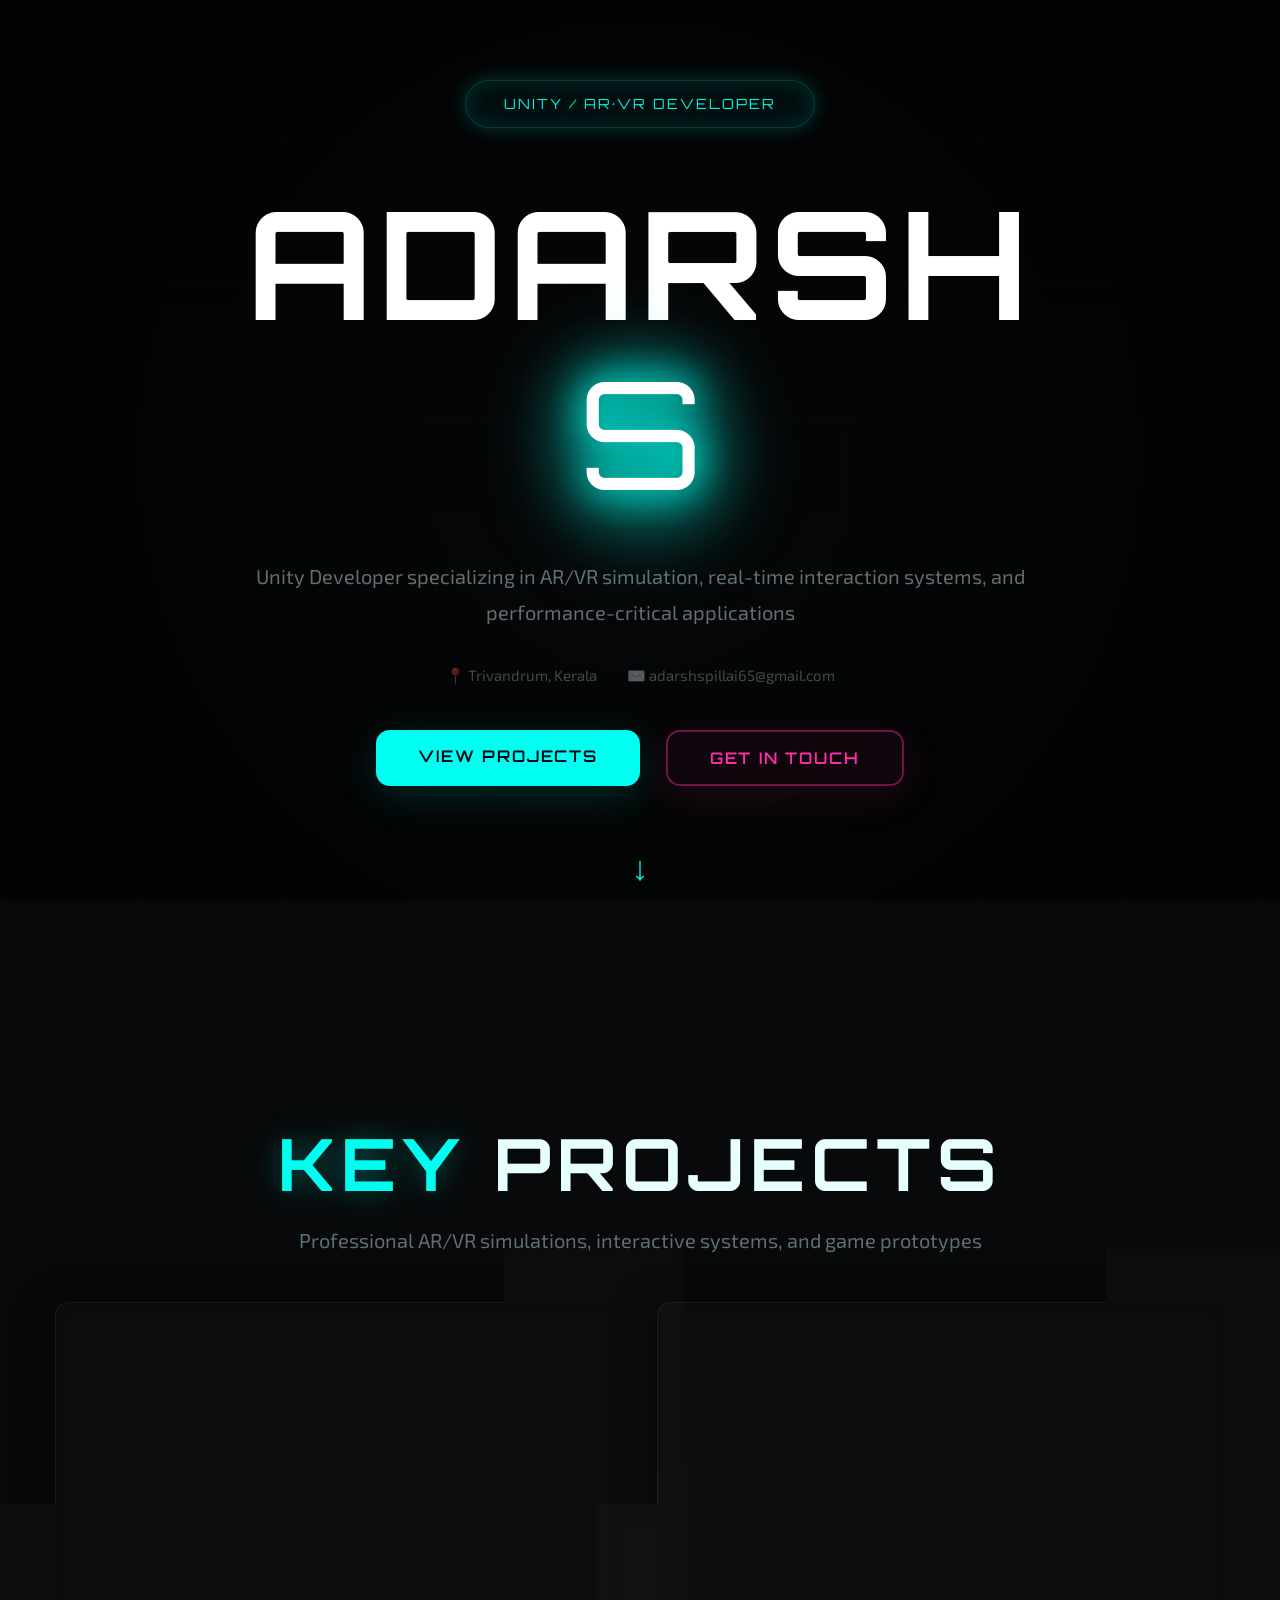
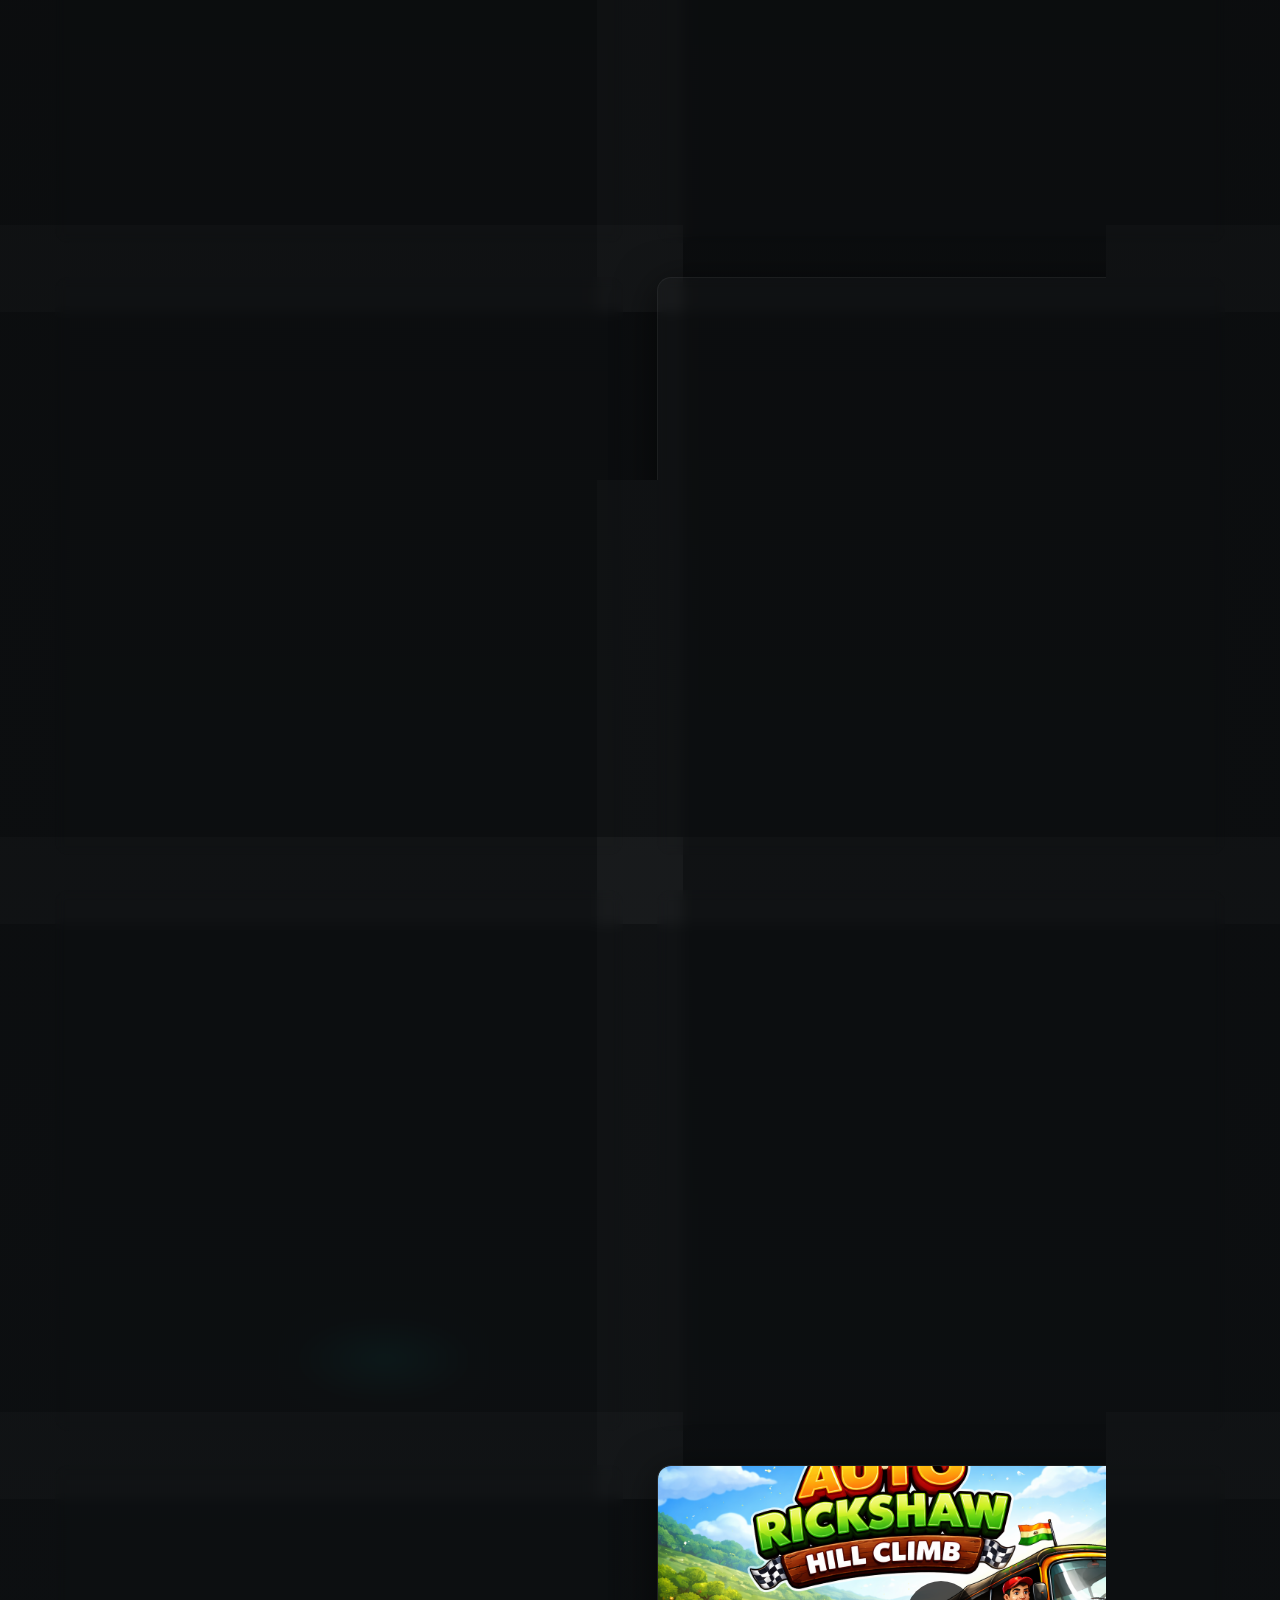
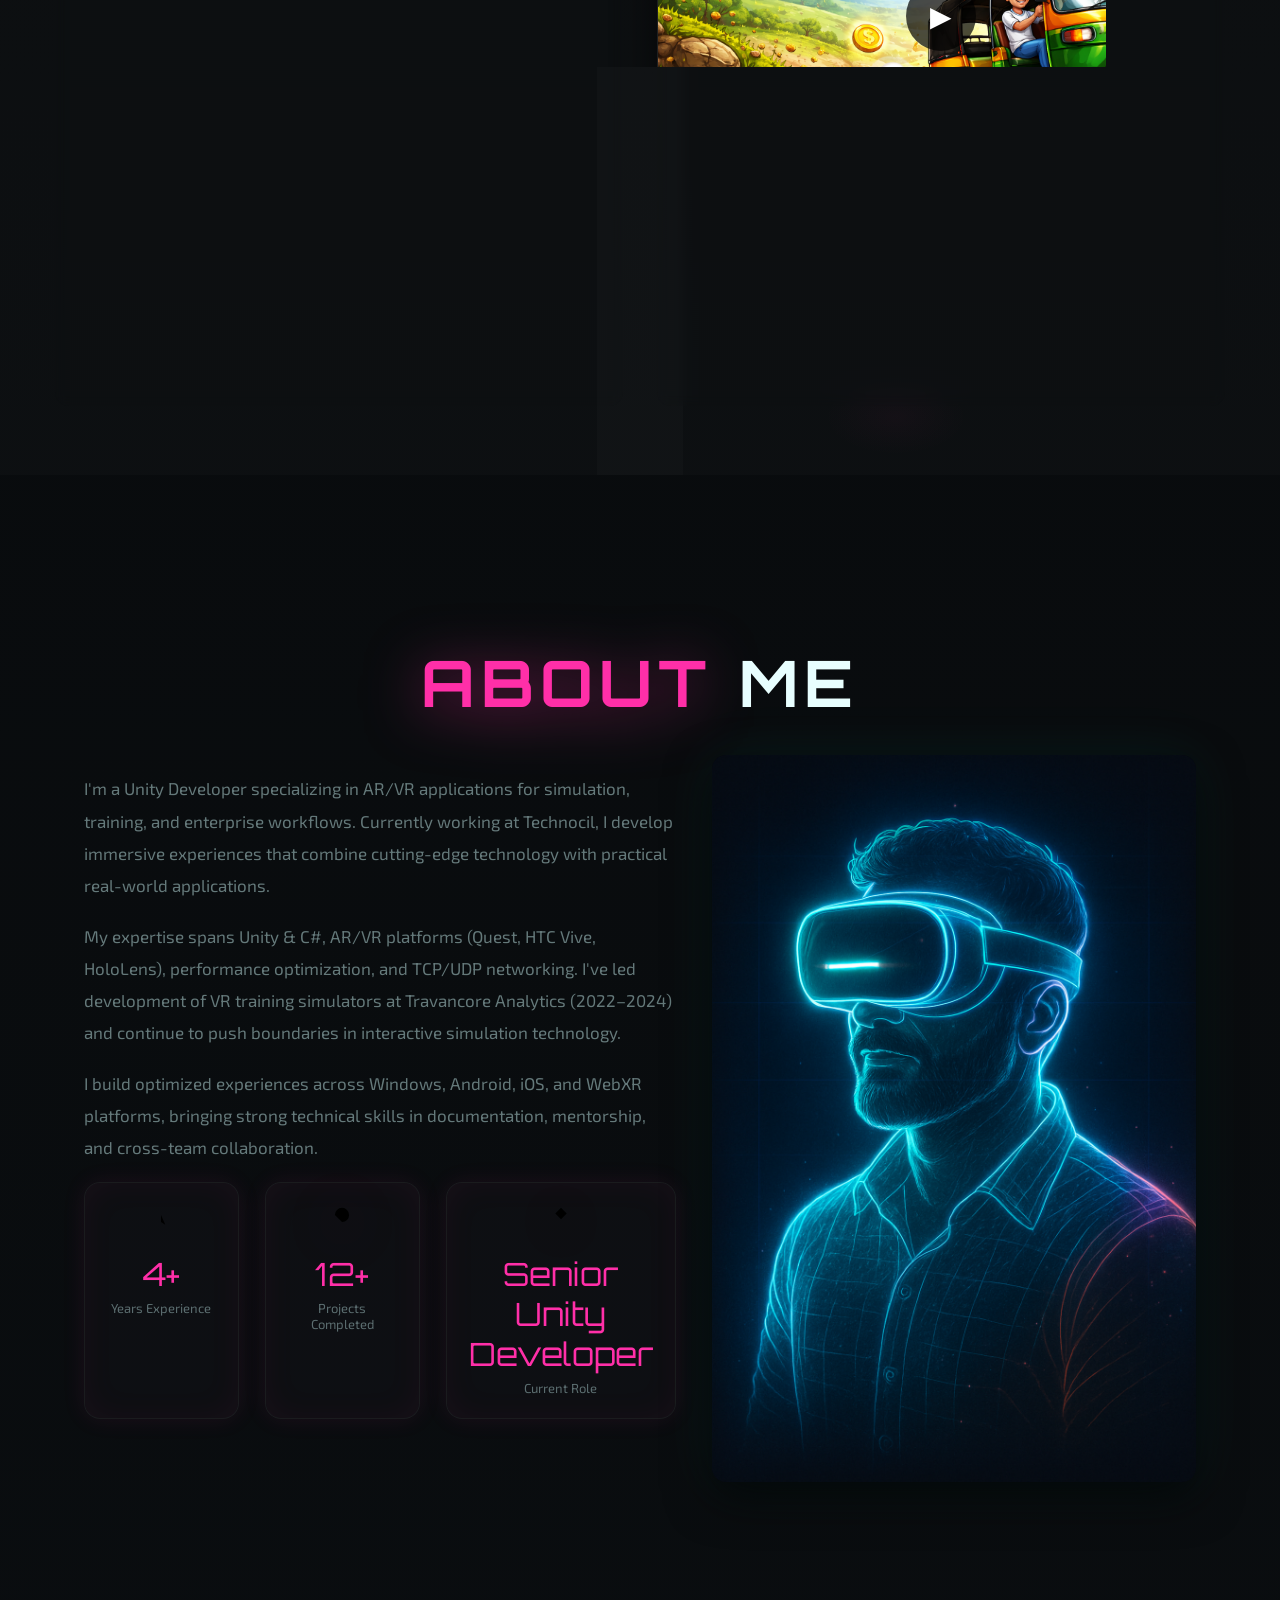
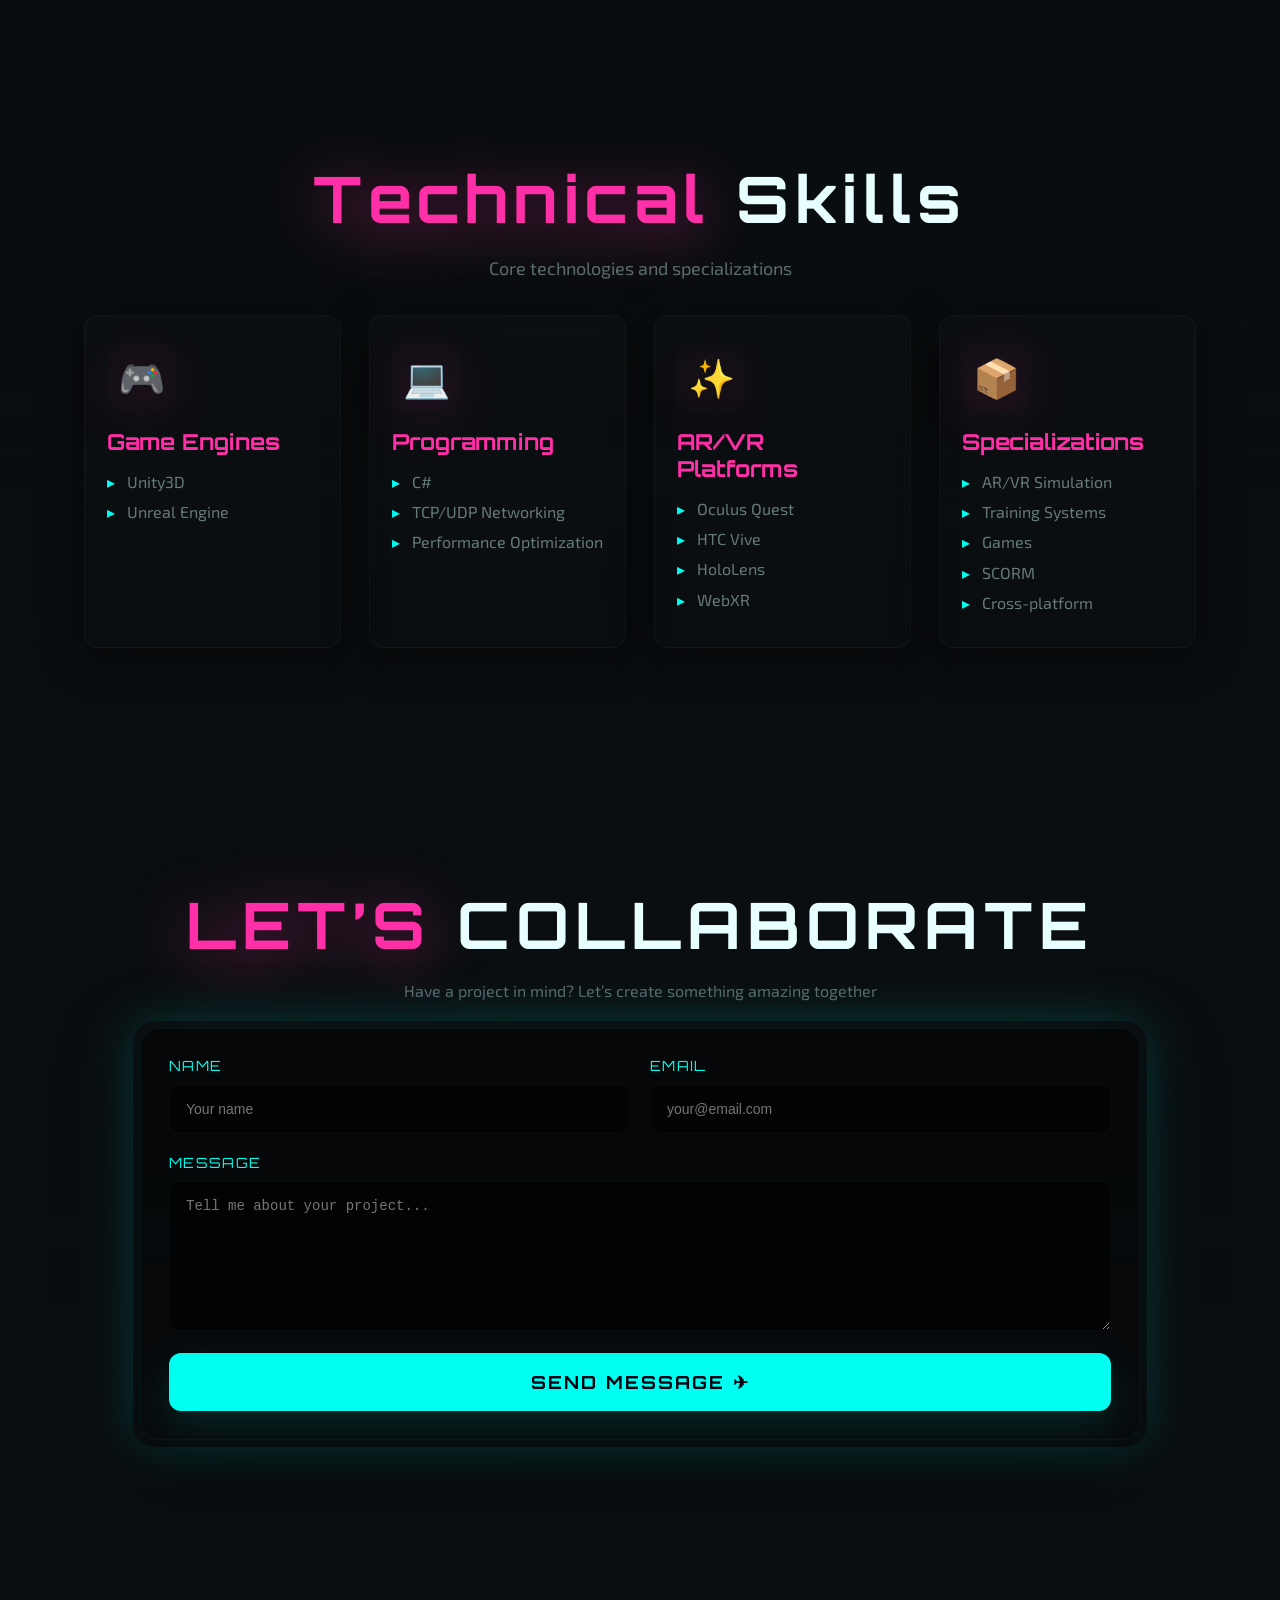
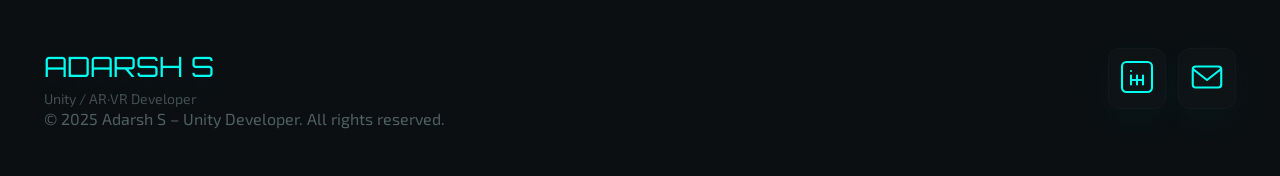
<file: index.html>
<!DOCTYPE html>
<html lang="en">
<head>
  <meta charset="UTF-8" />
  <meta name="viewport" content="width=device-width, initial-scale=1.0" />
  <title>Adarsh | Unity AR/VR Game Developer</title>
  <link rel="stylesheet" href="style.css" />
</head>
<body>
 <header class="hero">
    <div class="tag">UNITY / AR·VR DEVELOPER</div>

    <h1 class="name-main">ADARSH</h1>
    <div class="name-glow">S</div>

    <p class="subtitle">
        Unity Developer specializing in AR/VR simulation, real-time interaction systems,
        and performance-critical applications
    </p>

    <div class="info">
        <span>📍 Trivandrum, Kerala</span>
        <span>✉️ adarshspillai65@gmail.com</span>
    </div>

    <div class="buttons">
        <a href="#projects" class="btn cyan">VIEW PROJECTS</a>
        <a href="#contact" class="btn pink">GET IN TOUCH</a>
    </div>

    <div class="scroll">↓</div>
</header>

 <section class="projects" id="projects">
    
    <h2 class="projects-title"><span>KEY</span> PROJECTS</h2>
    <p class="projects-subtitle">
        Professional AR/VR simulations, interactive systems, and game prototypes
    </p>

    <div class="project-grid">

        <!-- PROJECT 1 -->
        <div class="project-card">
            <iframe src="https://www.youtube.com/embed/jjALK5sZ8PA"></iframe>

            <div class="project-body">
                <h3>Meta Reality Space</h3>
                <p>
                    Modular metaverse platform supporting customizable interactive virtual spaces—restaurants, parks, training centers, and enterprise-grade environments.
                </p>

                <div class="project-tags">
                    <span>Unity</span>
                    <span>Metaverse</span>
                    <span>Real-time</span>
                </div>
            </div>
        </div>

        <!-- PROJECT 2 -->
        <div class="project-card">
            <iframe src="https://www.youtube.com/embed/D-YkFHy53do"></iframe>

            <div class="project-body">
                <h3>VR Forklift Simulator</h3>
                <p>
                    Real-time forklift training simulation with VR steering wheel integration, haptics, collision feedback, and session replay system.
                </p>

                <div class="project-tags">
                    <span>Unity</span>
                    <span>VR</span>
                    <span>Oculus</span>
                    <span>HTC Vive</span>
                    <span>TCP/UDP</span>
                    <span>Haptics</span>
                </div>
            </div>
        </div>
<!-- PROJECT 3 -->
        <div class="project-card">
            <iframe src="https://www.youtube.com/embed/tPDT9Ne0lN8"></iframe>

            <div class="project-body">
                 <h3>VR Medical POC – Laryngospasm</h3>
                <p>
    Medical emergency simulation guiding users through PPV,
    Succinylcholine, and Propofol procedures in a realistic clinical VR environment.
  </p>

                <div class="project-tags">
                    <span>Unity</span>
                    <span>Metaverse</span>
                    <span>Real-time</span>
                </div>
            </div>
        </div>
<!-- PROJECT 4 -->
        <div class="project-card">
<iframe src="https://www.youtube.com/embed/ft9IlsLX0oc"></iframe>
            <div class="project-body">
                <h3>Immersive VR Training for Subsea Gas Pipeline Repair</h3>
                <p>
                   Gas Pipeline Repair VR: Underwater VR repair simulation with realistic interactions
                </p>

                <div class="project-tags">
                    <span>Unity</span>
                    <span>Metaverse</span>
                    <span>Real-time</span>
                </div>
            </div>
        </div>

<!-- Gas Pipeline Repair VR (Image) -->

<!-- PROJECT 5 -->
<div class="project-card">

<div class="game-preview">

<img src="DeltaOrchid-thumbnail.png" alt="Delta Orchid">

<a 
href="https://adarshadsss.github.io/Delta_OrchidWebglBuild/" 
target="_blank" 
class="play-button">

▶

</a>

</div>

<div class="project-body">

<h3>Delta Orchid</h3>

<p>
Playable Memory Card Game built with Unity and deployed as a WebGL build via GitHub Pages.
</p>

<div class="project-tags">
<span>Unity</span>
<span>WebGL</span>
<span>Memory Game</span>
</div>

</div>

</div>


<!-- PROJECT 6 -->
<div class="project-card">

<div class="game-preview">

<img src="ClumsyWings_Thumbnail.png" alt="Delta Orchid">

<a 
href="https://adarshadsss.github.io/Clumsy-Wings/" 
target="_blank" 
class="play-button">

▶

</a>

</div>

<div class="project-body">

<h3>Clumsy Wings</h3>

<p>
Playable Flappy-Bird style arcade game built with Unity featuring obstacle avoidance and score tracking. Deployed as a WebGL build via GitHub Pages.
</p>

<div class="project-tags">
<span>Unity</span>
<span>WebGL</span>
<span>Arcade Game</span>
</div>

</div>

</div>


<!-- PROJECT 7 -->
<div class="project-card">

<div class="game-preview">

<img src="KnightLogic_Thumbnail.png" alt="Delta Orchid">

<a 
href="https://adarshadsss.github.io/ChessGame_WebGL/" 
target="_blank" 
class="play-button">

▶

</a>

</div>

<div class="project-body">

<h3>Knight Logic</h3>

<p>
Playable Chess game built with Unity featuring an AI opponent, move validation, and strategic gameplay. Deployed as a WebGL build via GitHub Pages.
</p>

<div class="project-tags">
<span>Unity</span>
<span>WebGL</span>
<span>AI</span>
<span>Strategy Game</span>
</div>

</div>

</div>


<!-- PROJECT 8 -->
<div class="project-card">

<div class="game-preview">

<img src="AutoRikshawHillClimb.png" alt="Delta Orchid">

<a 
href="https://adarshadsss.github.io/HillClimb_WebGL/" 
target="_blank" 
class="play-button">

▶

</a>

</div>

<div class="project-body">

<h3>Auto Rickshaw Hill Climb</h3>

<p>
Physics-based hill climbing game where players drive an auto rickshaw across rugged terrain and maintain balance. Built with Unity and optimized for WebGL browser gameplay.
</p>

<div class="project-tags">
<span>Unity</span>
<span>WebGL</span>
<span>Physics</span>
<span>Arcade Game</span>
<span>Vehicle Controller</span>
</div>

</div>

</div>

</section>
 




<section class="about" id="about">
  
  <h2 class="section-head"><span>ABOUT</span> ME</h2>

  <div class="about-wrapper">

    <!-- LEFT SIDE: TEXT + METRICS -->
    <div class="about-left">

      <div class="about-text">
        <p>I'm a Unity Developer specializing in AR/VR applications for simulation, training, and enterprise workflows. Currently working at Technocil, I develop immersive experiences that combine cutting-edge technology with practical real-world applications.</p>

        <p>My expertise spans Unity & C#, AR/VR platforms (Quest, HTC Vive, HoloLens), performance optimization, and TCP/UDP networking. I've led development of VR training simulators at Travancore Analytics (2022–2024) and continue to push boundaries in interactive simulation technology.</p>

        <p>I build optimized experiences across Windows, Android, iOS, and WebXR platforms, bringing strong technical skills in documentation, mentorship, and cross-team collaboration.</p>
      </div>

      <!-- METRICS BOXES -->
      <div class="metrics">

        <div class="metric-box">
          <svg class="metric-icon" viewBox="0 0 24 24"><path d="M12 7v5l3 2"></path></svg>
          <div class="metric-value">4+</div>
          <div class="metric-label">Years Experience</div>
        </div>

        <div class="metric-box">
          <svg class="metric-icon" viewBox="0 0 24 24"><path d="M12 12a5 5 0 1 0-5-5"></path></svg>
          <div class="metric-value">12+</div>
          <div class="metric-label">Projects Completed</div>
        </div>

        <div class="metric-box">
          <svg class="metric-icon" viewBox="0 0 24 24"><path d="M12 2l4 4-4 4-4-4z"></path></svg>
          <div class="metric-value">Senior Unity Developer</div>
          <div class="metric-label">Current Role</div>
        </div>

      </div>

    </div>

   <div class="about-image">
  <img src="Avatar.png" alt="About section image">
</div>

  </div>
</section>



<section class="skills" id="skills">
    <h2 class="section-head"><span>Technical</span> Skills</h2>
    <p class="skills-subtitle">Core technologies and specializations</p>

    <div class="skills-grid">

        <!-- Game Engines -->
        <div class="skill-card">
            <div class="skill-icon">
                🎮
            </div>
            <h3>Game Engines</h3>
            <ul>
                <li>Unity3D</li>
                <li>Unreal Engine</li>
            </ul>
        </div>

        <!-- Programming -->
        <div class="skill-card">
            <div class="skill-icon">
                💻
            </div>
            <h3>Programming</h3>
            <ul>
                <li>C#</li>
                <li>TCP/UDP Networking</li>
                <li>Performance Optimization</li>
            </ul>
        </div>

        <!-- AR/VR Platforms -->
        <div class="skill-card">
            <div class="skill-icon">
                ✨
            </div>
            <h3>AR/VR Platforms</h3>
            <ul>
                <li>Oculus Quest</li>
                <li>HTC Vive</li>
                <li>HoloLens</li>
                <li>WebXR</li>
            </ul>
        </div>

        <!-- Specializations -->
        <div class="skill-card">
            <div class="skill-icon">
                📦
            </div>
            <h3>Specializations</h3>
            <ul>
                <li>AR/VR Simulation</li>
                <li>Training Systems</li>
                <li>Games</li>
                <li>SCORM</li>
                <li>Cross-platform</li>
            </ul>
        </div>

    </div>
</section>



<section class="contact" id="contact">
    <h2 class="section-head"><span>LET’S</span> COLLABORATE</h2>
    <p class="contact-subtitle">Have a project in mind? Let’s create something amazing together</p>

    <div class="contact-box">
        <form>
            <div class="contact-row">
                <div class="field">
                    <label>NAME</label>
                    <input type="text" placeholder="Your name" />
                </div>

                <div class="field">
                    <label>EMAIL</label>
                    <input type="email" placeholder="your@email.com" />
                </div>
            </div>

            <div class="field full">
                <label>MESSAGE</label>
                <textarea placeholder="Tell me about your project..."></textarea>
            </div>

            <button type="submit" class="send-btn">
                SEND MESSAGE ✈
            </button>
        </form>
    </div>
</section>

<!-- ===== FOOTER ===== -->
<footer class="footer">
  <div class="footer-inner">
    <div class="footer-left">
      <div class="footer-name">ADARSH S</div>
      <div class="footer-role">Unity / AR·VR Developer</div>
    </div>

    <div class="footer-right">
      <!-- inline SVG LinkedIn -->
      <button class="social-btn" aria-label="LinkedIn">
        <svg viewBox="0 0 24 24" class="social-icon" aria-hidden="true">
          <rect x="2" y="2" width="20" height="20" rx="3" fill="none" stroke="currentColor" stroke-width="1.4"/>
          <path d="M8 11v6M8 8v.01M12 11v6M16 11v6M8 14h8" fill="none" stroke="currentColor" stroke-width="1.4" stroke-linecap="round"/>
        </svg>
      </button>

      <!-- inline SVG Mail -->
      <button class="social-btn" aria-label="Email">
        <svg viewBox="0 0 24 24" class="social-icon" aria-hidden="true">
          <rect x="2.5" y="5" width="19" height="14" rx="2" fill="none" stroke="currentColor" stroke-width="1.4"/>
          <path d="M3 7l9 7 9-7" fill="none" stroke="currentColor" stroke-width="1.4" stroke-linecap="round" stroke-linejoin="round"/>
        </svg>
      </button>
    </div>
  </div>

  <div class="copyright">© 2025 Adarsh S – Unity Developer. All rights reserved.</div>
</footer>


  <script src="script.js"></script>
</body>
</html>
</file>
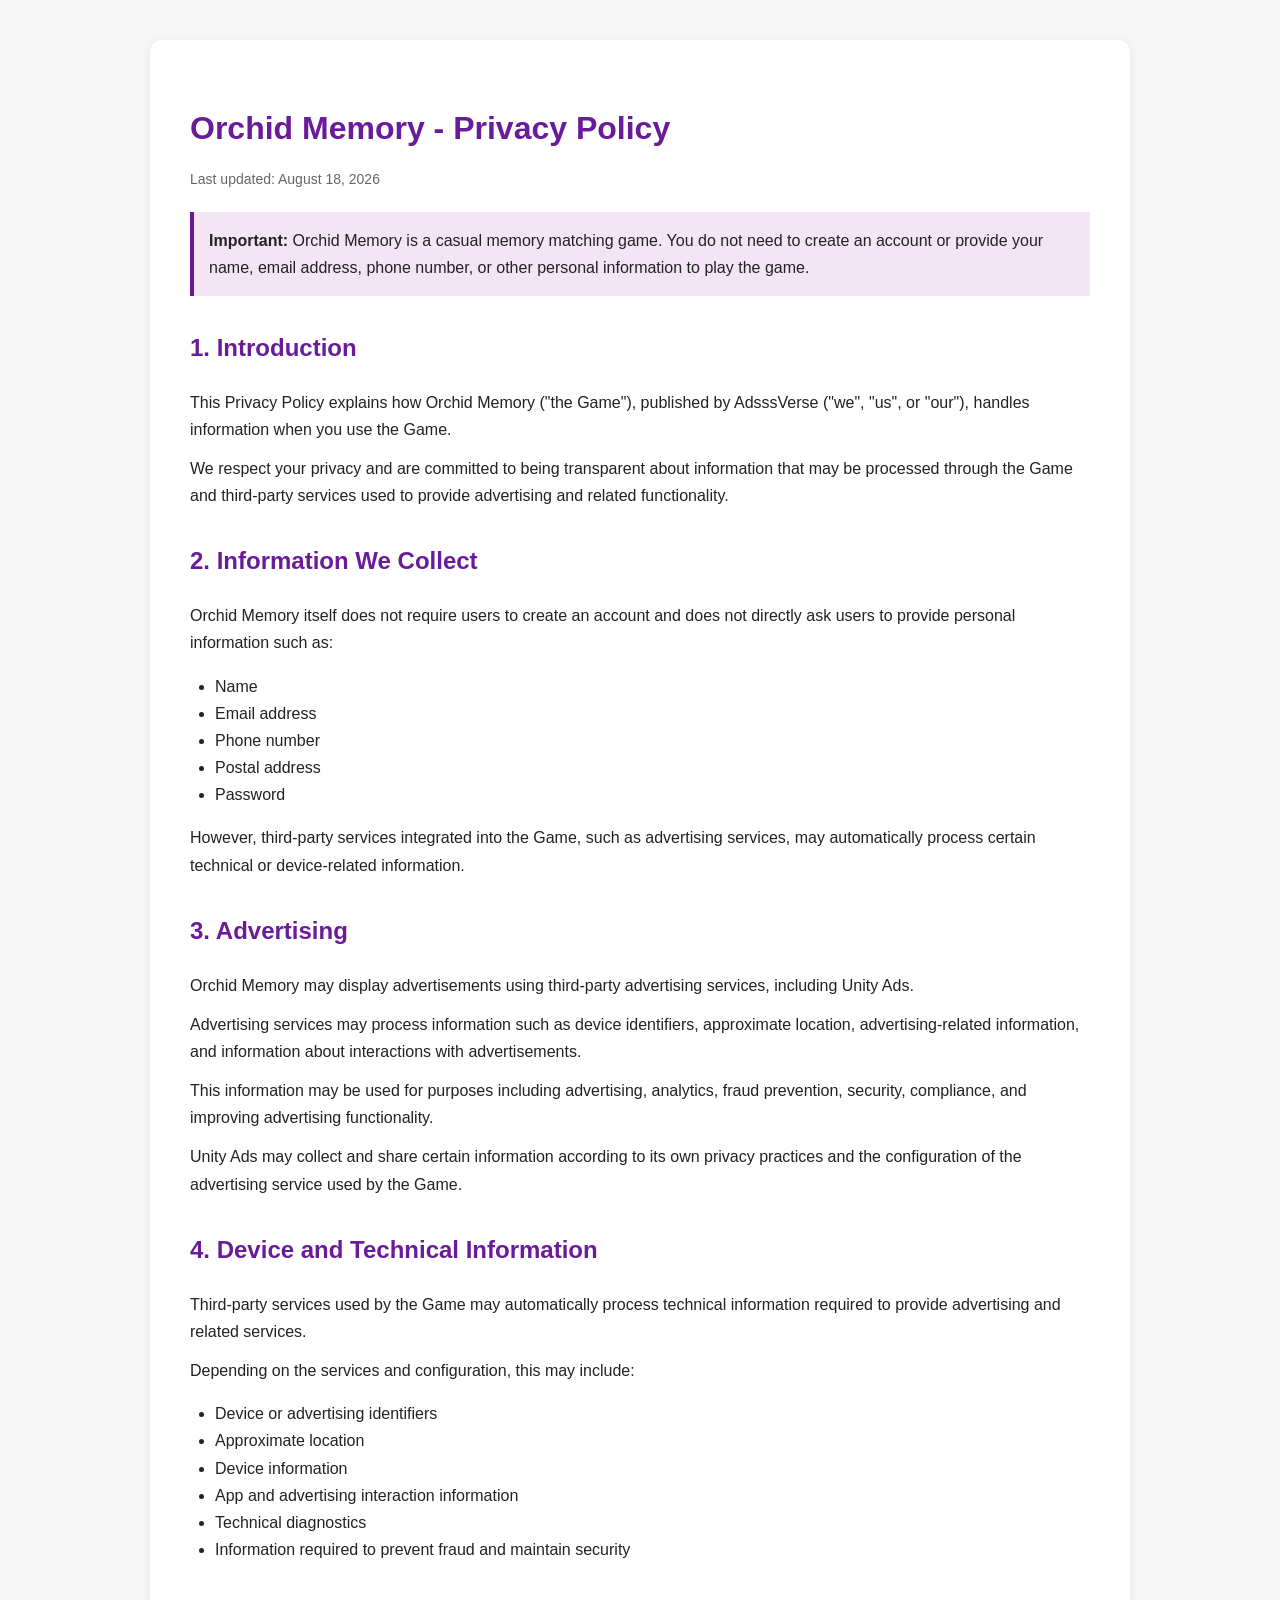
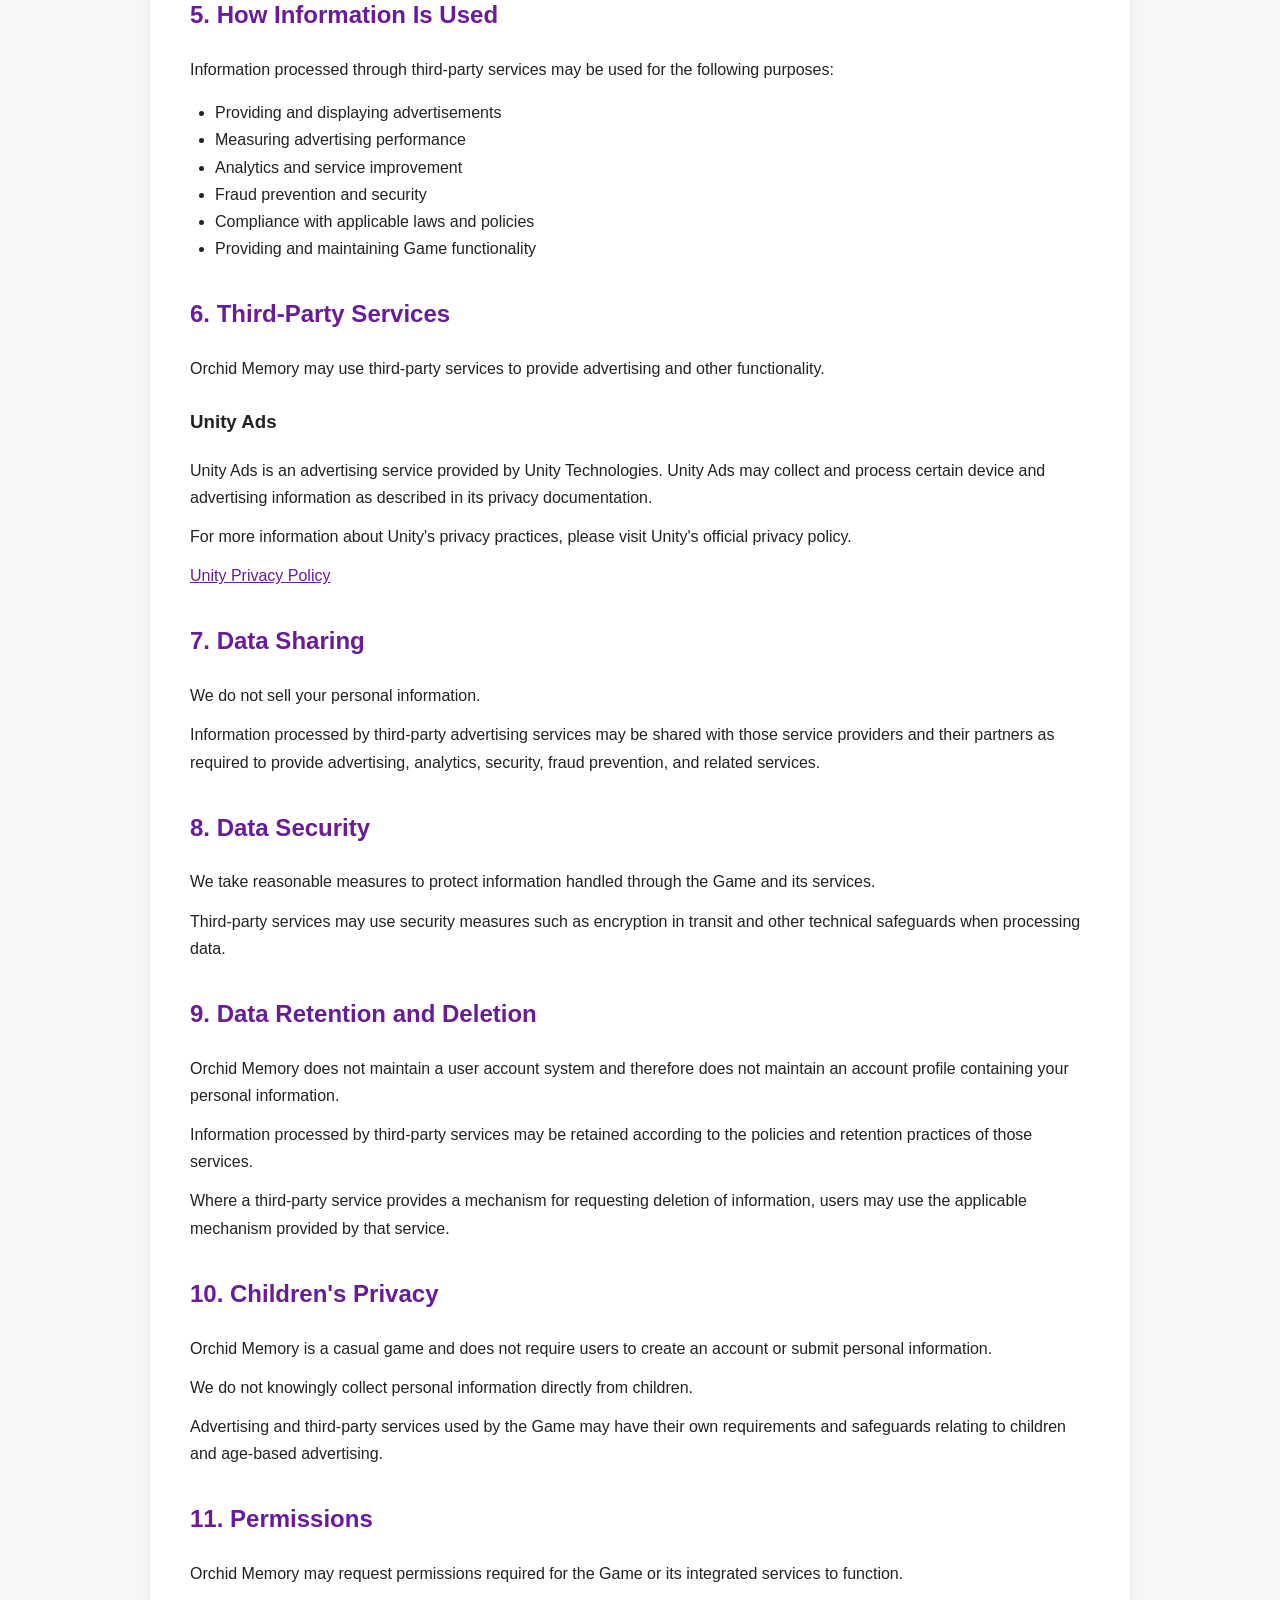
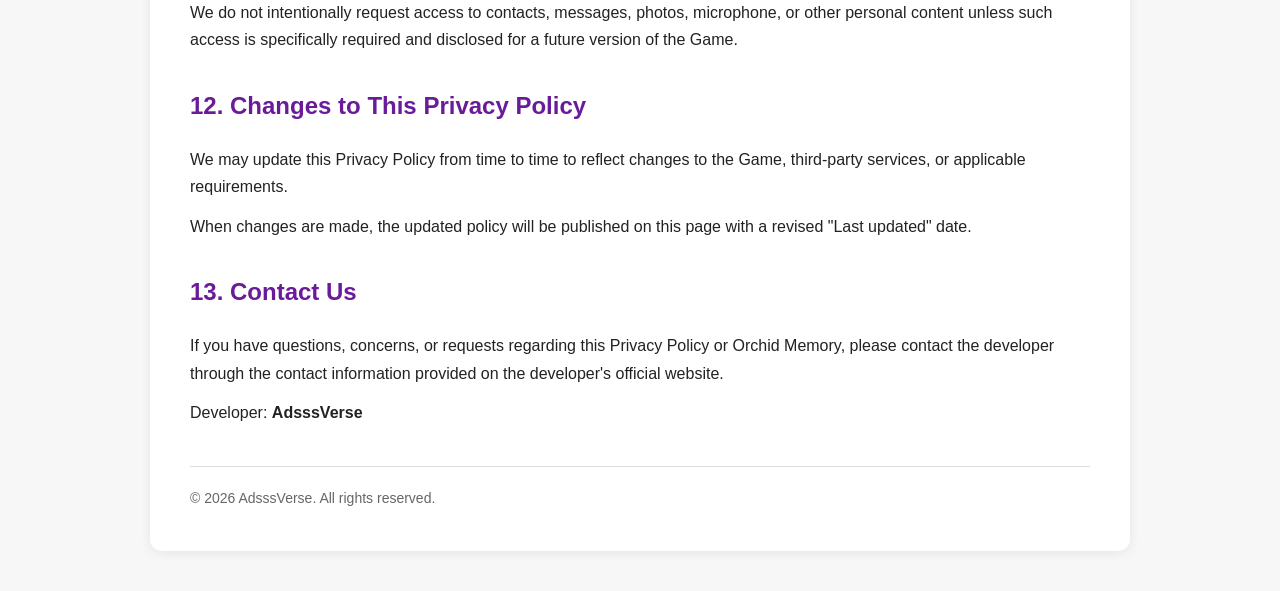
<file: privacy-policy.html>
<!DOCTYPE html>
<html lang="en">
<head>
    <meta charset="UTF-8">

    <meta name="viewport"
          content="width=device-width, initial-scale=1.0">

    <meta name="description"
          content="Privacy Policy for Orchid Memory">

    <title>Orchid Memory - Privacy Policy</title>

    <style>
        body {
            font-family: Arial, Helvetica, sans-serif;
            line-height: 1.7;
            margin: 0;
            padding: 0;
            background: #f7f7f7;
            color: #222;
        }

        .container {
            max-width: 900px;
            margin: 40px auto;
            background: #ffffff;
            padding: 40px;
            border-radius: 12px;
            box-shadow: 0 2px 12px rgba(0,0,0,0.08);
        }

        h1 {
            color: #6a1b9a;
            margin-bottom: 5px;
        }

        h2 {
            color: #6a1b9a;
            margin-top: 32px;
        }

        h3 {
            margin-top: 24px;
        }

        p {
            margin: 12px 0;
        }

        ul {
            padding-left: 25px;
        }

        .updated {
            color: #666;
            font-size: 14px;
        }

        .important {
            background: #f3e5f5;
            padding: 15px;
            border-left: 4px solid #6a1b9a;
            margin: 20px 0;
        }

        a {
            color: #6a1b9a;
        }

        footer {
            margin-top: 40px;
            padding-top: 20px;
            border-top: 1px solid #ddd;
            color: #666;
            font-size: 14px;
        }
    </style>
</head>

<body>

<div class="container">

    <h1>Orchid Memory - Privacy Policy</h1>

    <p class="updated">
        Last updated: August 18, 2026
    </p>

    <div class="important">
        <strong>Important:</strong>
        Orchid Memory is a casual memory matching game. You do not need
        to create an account or provide your name, email address, phone
        number, or other personal information to play the game.
    </div>


    <h2>1. Introduction</h2>

    <p>
        This Privacy Policy explains how Orchid Memory ("the Game"),
        published by AdsssVerse ("we", "us", or "our"), handles information
        when you use the Game.
    </p>

    <p>
        We respect your privacy and are committed to being transparent
        about information that may be processed through the Game and
        third-party services used to provide advertising and related
        functionality.
    </p>


    <h2>2. Information We Collect</h2>

    <p>
        Orchid Memory itself does not require users to create an account
        and does not directly ask users to provide personal information
        such as:
    </p>

    <ul>
        <li>Name</li>
        <li>Email address</li>
        <li>Phone number</li>
        <li>Postal address</li>
        <li>Password</li>
    </ul>

    <p>
        However, third-party services integrated into the Game, such as
        advertising services, may automatically process certain technical
        or device-related information.
    </p>


    <h2>3. Advertising</h2>

    <p>
        Orchid Memory may display advertisements using third-party
        advertising services, including Unity Ads.
    </p>

    <p>
        Advertising services may process information such as device
        identifiers, approximate location, advertising-related information,
        and information about interactions with advertisements.
    </p>

    <p>
        This information may be used for purposes including advertising,
        analytics, fraud prevention, security, compliance, and improving
        advertising functionality.
    </p>

    <p>
        Unity Ads may collect and share certain information according to
        its own privacy practices and the configuration of the advertising
        service used by the Game.
    </p>


    <h2>4. Device and Technical Information</h2>

    <p>
        Third-party services used by the Game may automatically process
        technical information required to provide advertising and related
        services.
    </p>

    <p>
        Depending on the services and configuration, this may include:
    </p>

    <ul>
        <li>Device or advertising identifiers</li>
        <li>Approximate location</li>
        <li>Device information</li>
        <li>App and advertising interaction information</li>
        <li>Technical diagnostics</li>
        <li>Information required to prevent fraud and maintain security</li>
    </ul>


    <h2>5. How Information Is Used</h2>

    <p>
        Information processed through third-party services may be used
        for the following purposes:
    </p>

    <ul>
        <li>Providing and displaying advertisements</li>
        <li>Measuring advertising performance</li>
        <li>Analytics and service improvement</li>
        <li>Fraud prevention and security</li>
        <li>Compliance with applicable laws and policies</li>
        <li>Providing and maintaining Game functionality</li>
    </ul>


    <h2>6. Third-Party Services</h2>

    <p>
        Orchid Memory may use third-party services to provide advertising
        and other functionality.
    </p>

    <h3>Unity Ads</h3>

    <p>
        Unity Ads is an advertising service provided by Unity Technologies.
        Unity Ads may collect and process certain device and advertising
        information as described in its privacy documentation.
    </p>

    <p>
        For more information about Unity's privacy practices, please visit
        Unity's official privacy policy.
    </p>

    <p>
        <a href="https://unity.com/legal/game-player-and-app-user-privacy-policy"
           target="_blank"
           rel="noopener noreferrer">
            Unity Privacy Policy
        </a>
    </p>


    <h2>7. Data Sharing</h2>

    <p>
        We do not sell your personal information.
    </p>

    <p>
        Information processed by third-party advertising services may be
        shared with those service providers and their partners as required
        to provide advertising, analytics, security, fraud prevention,
        and related services.
    </p>


    <h2>8. Data Security</h2>

    <p>
        We take reasonable measures to protect information handled through
        the Game and its services.
    </p>

    <p>
        Third-party services may use security measures such as encryption
        in transit and other technical safeguards when processing data.
    </p>


    <h2>9. Data Retention and Deletion</h2>

    <p>
        Orchid Memory does not maintain a user account system and therefore
        does not maintain an account profile containing your personal
        information.
    </p>

    <p>
        Information processed by third-party services may be retained
        according to the policies and retention practices of those
        services.
    </p>

    <p>
        Where a third-party service provides a mechanism for requesting
        deletion of information, users may use the applicable mechanism
        provided by that service.
    </p>


    <h2>10. Children's Privacy</h2>

    <p>
        Orchid Memory is a casual game and does not require users to create
        an account or submit personal information.
    </p>

    <p>
        We do not knowingly collect personal information directly from
        children.
    </p>

    <p>
        Advertising and third-party services used by the Game may have
        their own requirements and safeguards relating to children and
        age-based advertising.
    </p>


    <h2>11. Permissions</h2>

    <p>
        Orchid Memory may request permissions required for the Game or its
        integrated services to function.
    </p>

    <p>
        We do not intentionally request access to contacts, messages,
        photos, microphone, or other personal content unless such access
        is specifically required and disclosed for a future version of
        the Game.
    </p>


    <h2>12. Changes to This Privacy Policy</h2>

    <p>
        We may update this Privacy Policy from time to time to reflect
        changes to the Game, third-party services, or applicable
        requirements.
    </p>

    <p>
        When changes are made, the updated policy will be published on
        this page with a revised "Last updated" date.
    </p>


    <h2>13. Contact Us</h2>

    <p>
        If you have questions, concerns, or requests regarding this
        Privacy Policy or Orchid Memory, please contact the developer
        through the contact information provided on the developer's
        official website.
    </p>

    <p>
        Developer: <strong>AdsssVerse</strong>
    </p>


    <footer>
        © 2026 AdsssVerse. All rights reserved.
    </footer>

</div>

</body>
</html>
</file>
<file: style.css>
@import url('https://fonts.googleapis.com/css2?family=Orbitron:wght@400;600;900&family=Exo+2:wght@300;400;600&display=swap');

:root{
  --bg-1:#060708;
  --bg-2:#0b0f12;
  --cyan:#00fff0;
  --cyan-strong:rgba(0,255,237,0.95);
  --pink:#ff2fa8;
  --muted:rgba(170,200,200,0.35);
}

/* GLOBAL --------------------------- */
*{box-sizing:border-box;}
body{
  margin:0;
  font-family:'Exo 2', sans-serif;
  color:#dff7f6;
  background:
    radial-gradient(800px 380px at 30% 45%, rgba(0,255,237,0.04), transparent 12%),
    radial-gradient(600px 320px at 70% 55%, rgba(255,47,160,0.03), transparent 12%),
    linear-gradient(180deg,var(--bg-1),var(--bg-2));
  -webkit-font-smoothing:antialiased;
  position:relative;
}

/* GRID OVERLAY ----------------------------------- */
body::before{
  content:"";
  position:fixed; inset:0;
  background-image:
    linear-gradient(rgba(255,255,255,0.03) 1px, transparent 1px),
    linear-gradient(90deg, rgba(255,255,255,0.03) 1px, transparent 1px);
  background-size: 140px 140px;
  z-index:0; pointer-events:none;
  opacity:.25;
}

body::after{
  content:""; position:fixed; inset:0; pointer-events:none;
  background: radial-gradient(circle at center,
    rgba(0,0,0,0) 0%, rgba(0,0,0,0.55) 70%);
  z-index:0;
}

/* HERO -------------------------------------------- */
.hero{
  min-height:88vh;
  display:flex;
  flex-direction:column;
  align-items:center;
  justify-content:center;
  text-align:center;
  padding:80px 20px;
  position:relative;
  z-index:10;
}

/* TOP TAG ---------------------------------------- */
.tag{
  font-family:'Orbitron';
  font-size:14px;
  padding:14px 38px;
  border-radius:40px;
  border:1px solid rgba(0,255,237,0.18);
  color:var(--cyan-strong);
  letter-spacing:2px;
  background:rgba(0,255,237,0.04);
  box-shadow:
    0 0 18px rgba(0,255,237,0.22),
    inset 0 0 22px rgba(0,255,237,0.12);
  margin-bottom:40px;
}

/* NAME MAIN -------------------------------------- */
.name-main{
  font-family:'Orbitron';
  font-size:150px;
  letter-spacing:6px;
  margin:0;
  color:white;
  text-transform:uppercase;
}

/* GLOWING S -------------------------------------- */
.name-glow{
  font-family:'Orbitron';
  font-size:150px;
  margin-top:-18px;
  color:rgb(255, 255, 255);
  text-shadow:
    0 0 35px rgba(0,255,237,0.9),
    0 0 90px rgba(0,255,237,0.6),
    0 20px 90px rgba(0,255,237,0.55);
  filter:drop-shadow(0 0 25px rgba(0,255,237,0.85));
}

/* SUBTITLE --------------------------------------- */
.subtitle{
  max-width:900px;
  margin:32px auto 20px;
  font-size:20px;
  color:rgba(210,240,240,0.45);
  line-height:1.8;
}

/* INFO ROW --------------------------------------- */
.info{
  display:flex;
  gap:30px;
  justify-content:center;
  margin-top:16px;
  font-size:15px;
  color:var(--muted);
}
.info span{
  display:flex;
  align-items:center;
  gap:6px;
}

/* BUTTONS ----------------------------------------- */
.buttons{
  display:flex;
  gap:26px;
  margin-top:45px;
}

.btn{
  font-family:'Orbitron';
  padding:16px 42px;
  border-radius:14px;
  font-weight:600;
  letter-spacing:1.8px;
  text-decoration:none;
  transition:0.2s;
}

/* CYAN button */
.btn.cyan{
  background:var(--cyan);
  color:#001;
  box-shadow:0 10px 40px rgba(0,255,237,0.15);
}

/* PINK button */
.btn.pink{
  border:2px solid rgba(255,47,160,0.4);
  color:var(--pink);
  background:rgba(255,47,160,0.05);
  box-shadow:0 10px 40px rgba(255,47,160,0.12);
  backdrop-filter:blur(3px);
}

/* SCROLL ARROW ----------------------------------- */
.scroll{
  margin-top:60px;
  font-size:34px;
  color:var(--cyan);
  opacity:0.9;
}

/* RESPONSIVE -------------------------------------- */
@media(max-width:900px){
  .name-main, .name-glow{ font-size:110px; }
  .subtitle{ font-size:17px; }
}
@media(max-width:600px){
  .name-main, .name-glow{ font-size:75px; }
  .tag{ padding:10px 24px; font-size:12px; }
  .buttons{ flex-direction:column; }
}


/* SECTION TITLE -------------------------------------------------------- */
.projects {
    padding: 90px 40px 120px;
    max-width: 1250px;
    margin: 0 auto;
    text-align: center;
    position: relative;
    z-index: 10;
}

.projects-title {
    font-family: 'Orbitron';
    font-size: 72px;
    color: #e8ffff;
    letter-spacing: 6px;
    text-transform: uppercase;
    margin-bottom: 10px;
}

.projects-title span {
    color: #00fff0;
    text-shadow: 0 0 30px rgba(0,255,237,0.35);
}

.projects-subtitle {
    font-size: 20px;
    color: rgba(200,240,240,0.45);
    margin-bottom: 50px;
}

/* CARD GRID ------------------------------------------------------------- */
.project-grid {
    display: grid;
    grid-template-columns: repeat(2, 1fr);
    gap: 34px;
}

/* PROJECT CARD ---------------------------------------------------------- */
.project-card {
    background: rgba(255,255,255,0.02);
    border-radius: 14px;
    overflow: hidden;
    border: 1px solid rgba(255,255,255,0.05);
    backdrop-filter: blur(6px);
    box-shadow: 0 8px 40px rgba(0,0,0,0.6);
    transition: 0.25s ease;
}

.project-card:hover {
    transform: translateY(-6px);
    box-shadow: 0 18px 60px rgba(0,0,0,0.7);
}

/* VIDEO / IMAGE --------------------------------------------------------- */
.project-card iframe,
.project-card img {
    width: 100%;
    height: 300px;
    border: none;
    object-fit: cover;
    display: block;
}

/* TEXT AREA ------------------------------------------------------------- */
.project-body {
    padding: 22px 26px 30px;
    text-align: left;
}

.project-body h3 {
    font-family: 'Orbitron';
    font-size: 30px;
    color: #e6ffff;
    margin: 0 0 12px;
}

.project-body p {
    font-size: 16px;
    color: rgba(200,240,240,0.48);
    line-height: 1.8;
    margin-bottom: 18px;
}

/* TAGS ------------------------------------------------------------------ */
.project-tags {
    display: flex;
    flex-wrap: wrap;
    gap: 10px;
}

.project-tags span {
    padding: 6px 14px;
    font-size: 13px;
    color: #00fff0;
    border: 1px solid rgba(0,255,237,0.18);
    border-radius: 20px;
    background: rgba(0,255,237,0.04);
}

/* RESPONSIVE ------------------------------------------------------------ */
@media (max-width: 1000px) {
    .project-grid {
        grid-template-columns: 1fr;
    }
}

@media (max-width: 500px) {
    .projects-title {
        font-size: 52px;
    }
    .project-card iframe {
        height: 220px;
    }
}


/* SECTION TITLE -------------------------------------------------------- */
.projects {
    padding: 90px 40px 120px;
    max-width: 1250px;
    margin: 0 auto;
    text-align: center;
    position: relative;
    z-index: 10;
}

.projects-title {
    font-family: 'Orbitron';
    font-size: 72px;
    color: #e8ffff;
    letter-spacing: 6px;
    text-transform: uppercase;
    margin-bottom: 10px;
}

.projects-title span {
    color: #00fff0;
    text-shadow: 0 0 30px rgba(0,255,237,0.35);
}

.projects-subtitle {
    font-size: 20px;
    color: rgba(200,240,240,0.45);
    margin-bottom: 50px;
}

/* CARD GRID ------------------------------------------------------------- */
.project-grid {
    display: grid;
    grid-template-columns: repeat(2, 1fr);
    gap: 34px;
}

/* PROJECT CARD ---------------------------------------------------------- */
.project-card {
    background: rgba(255,255,255,0.02);
    border-radius: 14px;
    overflow: hidden;
    border: 1px solid rgba(255,255,255,0.05);
    backdrop-filter: blur(6px);
    box-shadow: 0 8px 40px rgba(0,0,0,0.6);
    transition: 0.25s ease;
}

.project-card:hover {
    transform: translateY(-6px);
    box-shadow: 0 18px 60px rgba(0,0,0,0.7);
}

/* VIDEO / IMAGE --------------------------------------------------------- */
.project-card iframe,
.project-card img {
    width: 100%;
    height: 300px;
    border: none;
    object-fit: cover;
    display: block;
}

/* TEXT AREA ------------------------------------------------------------- */
.project-body {
    padding: 22px 26px 30px;
    text-align: left;
}

.project-body h3 {
    font-family: 'Orbitron';
    font-size: 30px;
    color: #e6ffff;
    margin: 0 0 12px;
}

.project-body p {
    font-size: 16px;
    color: rgba(200,240,240,0.48);
    line-height: 1.8;
    margin-bottom: 18px;
}

/* TAGS ------------------------------------------------------------------ */
.project-tags {
    display: flex;
    flex-wrap: wrap;
    gap: 10px;
}

.project-tags span {
    padding: 6px 14px;
    font-size: 13px;
    color: #00fff0;
    border: 1px solid rgba(0,255,237,0.18);
    border-radius: 20px;
    background: rgba(0,255,237,0.04);
}

/* RESPONSIVE ------------------------------------------------------------ */
@media (max-width: 1000px) {
    .project-grid {
        grid-template-columns: 1fr;
    }
}

@media (max-width: 500px) {
    .projects-title {
        font-size: 52px;
    }
    .project-card iframe {
        height: 220px;
    }
}


/* ABOUT SECTION */
.about {
  padding: 80px 44px;
  max-width: 1200px;
  margin: 0 auto 80px;
}

.about-wrapper {
  display: grid;
  grid-template-columns: 1.1fr 0.9fr;
  gap: 36px;
  align-items: start;
  margin-top: 32px;
}

/* LEFT SIDE TEXT */
.about-text p {
  color: rgba(200,240,240,0.48);
  font-size: 17px;
  line-height: 1.9;
  margin-bottom: 18px;
}

/* METRICS BOXES */
.metrics {
  display: flex;
  gap: 26px;
  margin-bottom: 32px;
}

.metric-box {
  flex: 1;
  padding: 22px;
  border-radius: 16px;
  background: rgba(20, 20, 26, 0.4);
  border: 1px solid rgba(255,255,255,0.05);
  text-align: center;
  box-shadow:
    0 0 25px rgba(255,47,160,0.08),
    inset 0 0 35px rgba(255,47,160,0.05);
}

.metric-icon {
  width: 34px;
  height: 34px;
  margin-bottom: 12px;
  color: var(--pink);
  filter: drop-shadow(0 8px 28px rgba(255,47,160,0.25));
}

.metric-value {
  font-family: 'Orbitron';
  font-size: 32px;
  color: var(--pink);
  margin-bottom: 6px;
}

.metric-label {
  font-size: 13px;
  color: rgba(200,240,240,0.42);
}

/* IMAGE RIGHT SIDE */
.about-image {
  position: relative;
}

.about-image img {
  width: 100%;
  border-radius: 14px;
  display: block;
  box-shadow:
    0 15px 45px rgba(0,0,0,0.7),
    0 0 60px rgba(0,255,237,0.08);
}

/* RESPONSIVE */
@media(max-width: 900px) {
  .about-wrapper {
    grid-template-columns: 1fr;
  }
  .metrics {
    justify-content: center;
  }
}



/* SECTION TITLE */
.section-head{
  font-family:'Orbitron';
  font-size:64px;
  letter-spacing:6px;
  color:#e8ffff;
  text-align:center;
  margin:36px 0 6px;
}
.section-head span{
  color:#ff2fa8;
  filter:drop-shadow(0 8px 28px rgba(255,47,160,0.5));
}

/* SUBTITLE */
.skills-subtitle{
  text-align:center;
  color:rgba(200,240,240,0.42);
  margin-bottom:36px;
  font-size:18px;
}

/* SKILLS SECTION */
.skills{
  padding:80px 44px;
  max-width:1200px;
  margin:0 auto 40px;
}

/* GRID LAYOUT */
.skills-grid{
  display:grid;
  grid-template-columns:repeat(4,1fr);
  gap:28px;
  margin-top:28px;
}

/* SKILL CARD */
.skill-card{
  background:linear-gradient(180deg, rgba(255,255,255,0.01), rgba(255,255,255,0.005));
  border-radius:14px;
  padding:28px 22px;
  min-height:200px;
  border:1px solid rgba(255,255,255,0.03);
  box-shadow:0 8px 40px rgba(0,0,0,0.6);
  transition:transform .18s ease, box-shadow .18s ease;
}
.skill-card:hover{
  transform:translateY(-6px);
  box-shadow:0 28px 60px rgba(0,0,0,0.65);
}

/* ICON */
.skill-icon{
  width:68px;
  height:68px;
  font-size:38px;
  display:grid;
  place-items:center;
  margin-bottom:16px;
  color:#ff2fa8;
  border-radius:14px;
  background:rgba(255,47,160,0.02);
  filter:drop-shadow(0 8px 28px rgba(255,47,160,0.24));
}

/* TITLES */
.skill-card h3{
  font-family:'Orbitron';
  font-size:22px;
  color:#ff2fa8;
  margin:6px 0 12px;
}

/* LIST */
.skill-card ul{
  list-style:none;
  padding:0;
  margin:0;
  color:rgba(200,240,240,0.48);
  line-height:1.9;
}
.skill-card li::before{
  content:'▸';
  color:#00fff0;
  display:inline-block;
  width:20px;
}

/* RESPONSIVE */
@media(max-width:1000px){
  .skills-grid{ grid-template-columns:repeat(2,1fr); }
}
@media(max-width:700px){
  .skills-grid{ grid-template-columns:1fr; }
}


.contact {
  padding: 80px 44px;
  max-width: 1200px;
  margin: 0 auto 80px;
  text-align: center;
}

.contact-subtitle {
  color: rgba(200,240,240,0.42);
  margin-bottom: 28px;
}

.contact-box {
  background: linear-gradient(180deg, rgba(0,0,0,0.48), rgba(0,0,0,0.34));
  border-radius: 18px;
  padding: 28px;
  border: 1px solid rgba(0,255,237,0.06);
  box-shadow:
    0 30px 80px rgba(0,0,0,0.6),
    0 0 80px rgba(0,255,237,0.06);
  position: relative;
  max-width: 1000px;
  margin: 0 auto;
}

.contact-box::before {
  content: '';
  position: absolute;
  inset: -8px;
  border-radius: 22px;
  box-shadow: 0 0 50px rgba(0,255,237,0.16);
  pointer-events: none;
}

.contact-row {
  display: flex;
  gap: 20px;
  margin-bottom: 20px;
}

.field {
  flex: 1;
  display: flex;
  flex-direction: column;
  gap: 10px;
  text-align: left;
}

.field.full {
  margin-top: 18px;
}

.field label {
  font-family: 'Orbitron';
  color: var(--cyan);
  font-size: 14px;
  letter-spacing: 1.3px;
}

.field input,
.field textarea {
  background: rgba(0,0,0,0.6);
  border-radius: 10px;
  padding: 16px;
  color: #bfeeea;
  border: 1px solid rgba(255,255,255,0.03);
  outline: none;
  font-size: 14px;
  resize: vertical;
  min-height: 48px;
}

.field textarea {
  min-height: 150px;
}

.send-btn {
  margin-top: 22px;
  width: 100%;
  padding: 18px 20px;
  border-radius: 12px;
  border: none;
  background: var(--cyan);
  color: #001;
  font-family: 'Orbitron';
  font-weight: 700;
  letter-spacing: 2px;
  font-size: 18px;
  box-shadow: 0 14px 40px rgba(0,255,237,0.12);
  cursor: pointer;
}

/* Responsive */
@media(max-width: 700px) {
  .contact-row { flex-direction: column; }
  .contact-box::before { inset: -6px; }
}


/* FOOTER */
.footer{
  padding:48px 44px;
  margin-top:60px;
  background:transparent;
  color:rgba(200,240,240,0.36);
}

.footer-inner{
  display:flex;
  align-items:center;
  justify-content:space-between;
  max-width:1200px;
  margin:0 auto;
}

.footer-name{
  font-family:'Orbitron';
  color:var(--cyan);
  font-size:28px;
  text-shadow:0 8px 24px rgba(0,255,237,0.08);
}

.footer-role{
  color:var(--muted);
  margin-top:6px;
  font-size:14px;
}

/* Right side icons */
.footer-right{
  display:flex;
  gap:12px;
  align-items:center;
}

.social-btn{
  background:rgba(255,255,255,0.02);
  border-radius:12px;
  padding:10px;
  border:1px solid rgba(255,255,255,0.02);
  box-shadow:0 10px 36px rgba(0,255,237,0.04);
  transition:0.2s ease;
}

.social-btn:hover{
  transform:translateY(-4px);
  box-shadow:0 20px 40px rgba(0,255,237,0.12);
}

.social-icon{
  width:36px;
  height:36px;
  color:var(--cyan);
  filter:drop-shadow(0 12px 36px rgba(0,255,237,0.12));
}

/* copy text */
.footer-copy{
  text-align:center;
  margin-top:40px;
  color:rgba(200,240,240,0.26);
  font-size:13px;
}

/* WEBGL RESPONSIVE CONTAINER */

.webgl-container{
    width:100%;
    max-width:960px;
    margin:auto;
    aspect-ratio:16/10;
}

.webgl-container iframe{
    width:100%;
    height:100%;
    border:none;
}
.game-preview{
position:relative;
width:100%;
height:300px;
overflow:hidden;
border-radius:12px;
}

.game-preview img{
width:100%;
height:100%;
object-fit:cover;
display:block;
}

/* PLAY BUTTON */

.play-button{
position:absolute;
top:50%;
left:50%;
transform:translate(-50%,-50%);
width:70px;
height:70px;
border-radius:50%;
background:rgba(0,0,0,0.7);
color:white;
display:flex;
align-items:center;
justify-content:center;
font-size:28px;
text-decoration:none;
transition:0.25s;
}

.play-button:hover{
background:#00fff0;
color:#001;
transform:translate(-50%,-50%) scale(1.1);
}
</file>
